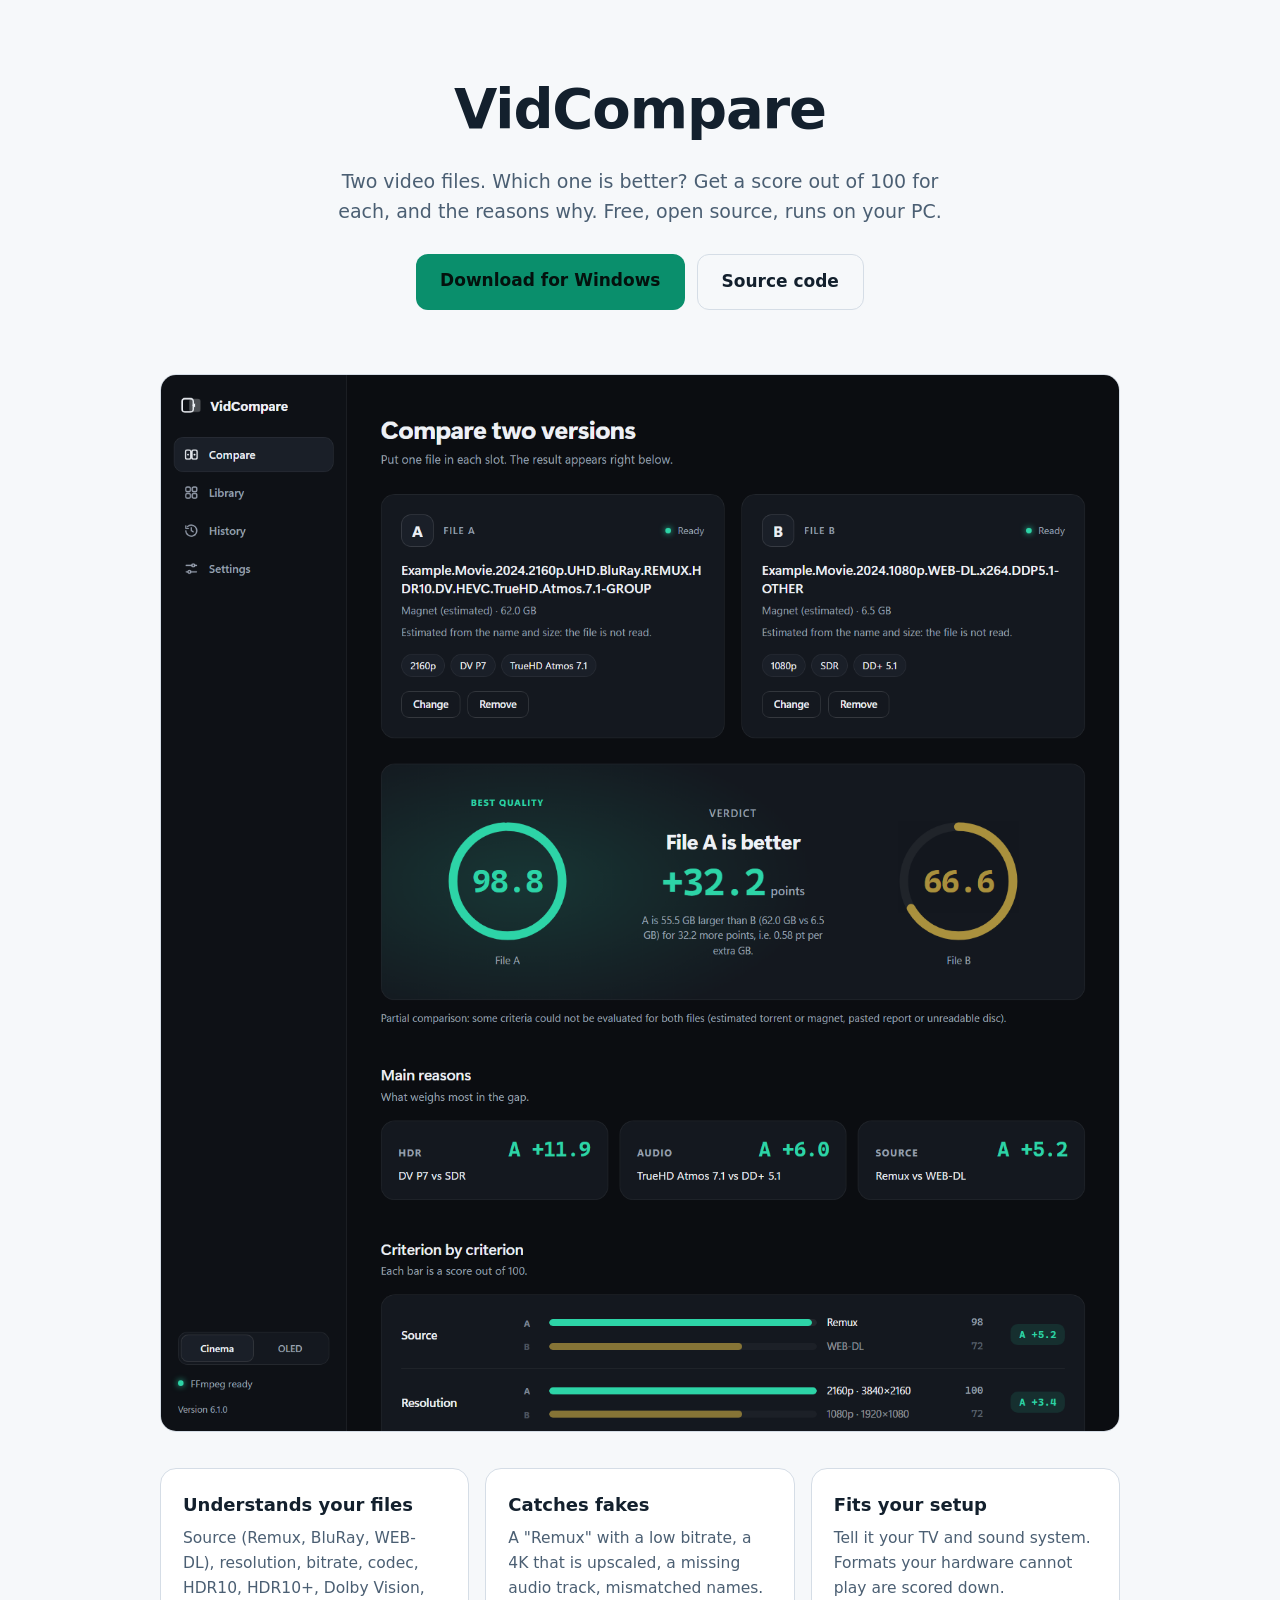
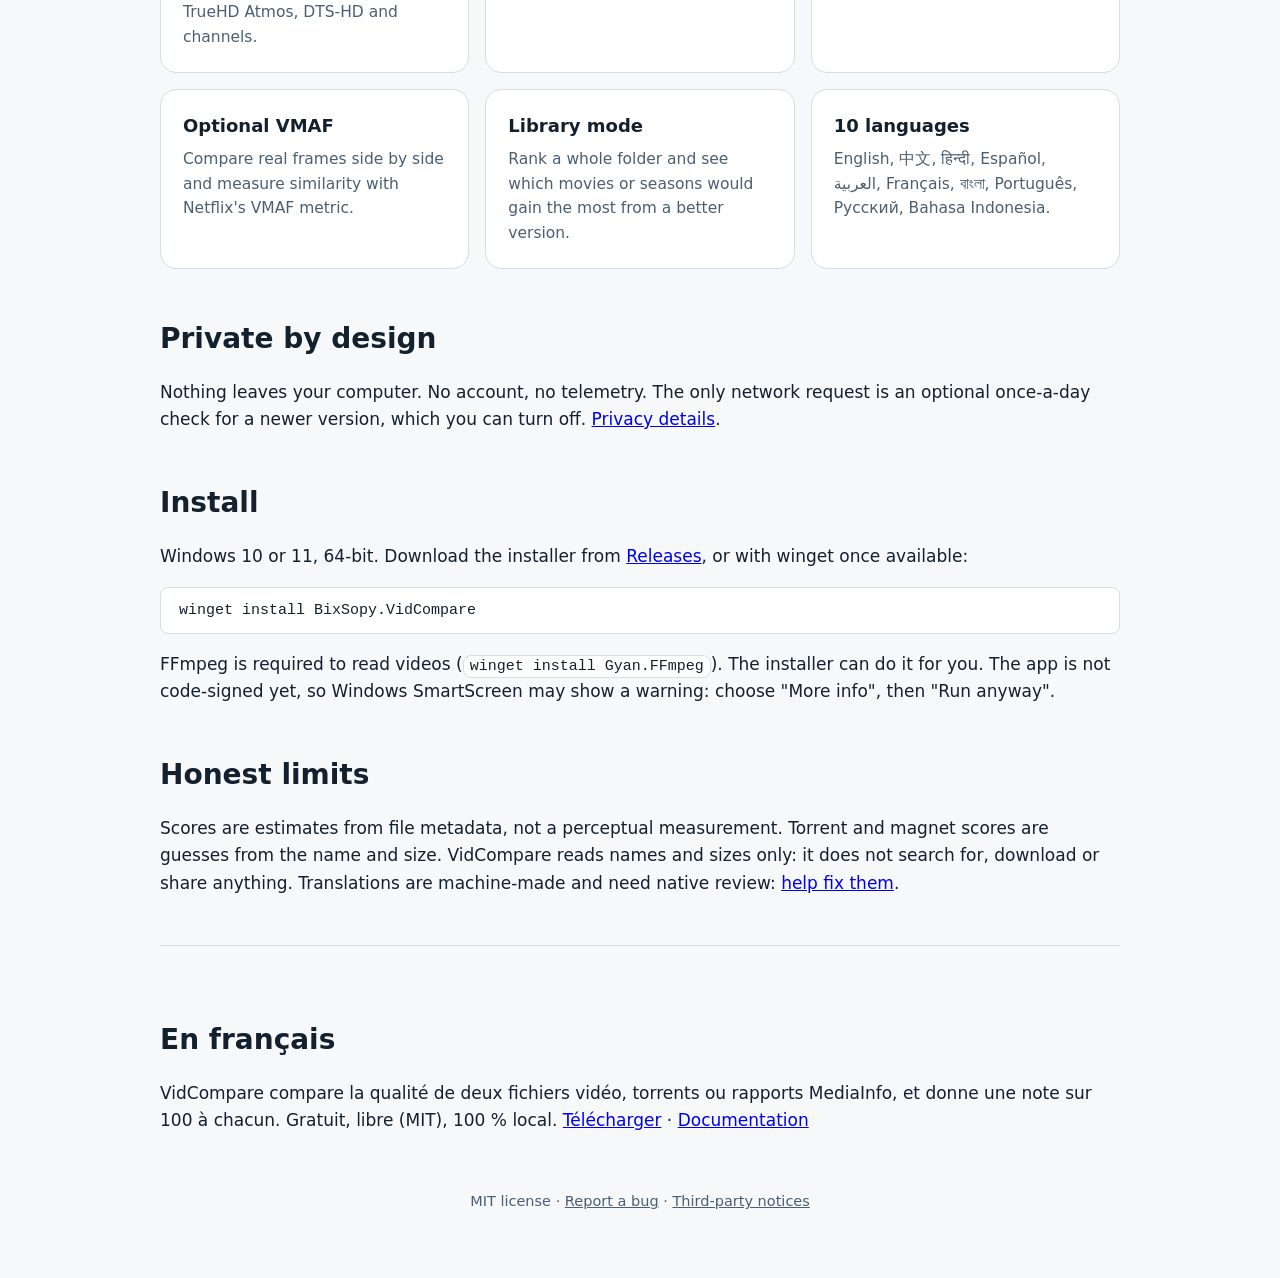
<file: docs/index.html>
<!doctype html>
<html lang="en">
<head>
<meta charset="utf-8">
<link rel="icon" href="img/icon.png">
<meta name="viewport" content="width=device-width, initial-scale=1">
<title>VidCompare: which video file is the better one?</title>
<meta name="description" content="Free, open-source Windows tool. Compare two video files, torrents or MediaInfo reports and get a quality score out of 100. HDR, Dolby Vision, Atmos, Remux. Runs locally, 10 languages.">
<meta property="og:title" content="VidCompare">
<meta property="og:description" content="Compare the quality of two video files and get a score out of 100. Local, private, open source.">
<meta property="og:image" content="https://bixsopy.github.io/VidCompare/img/compare-en.png">
<style>
:root { --bg:#0b0f14; --card:#121922; --line:#233040; --text:#e8eef5; --muted:#9db0c3; --accent:#2dd4a7; }
@media (prefers-color-scheme: light) { :root { --bg:#f6f8fa; --card:#fff; --line:#d5dde6; --text:#13202d; --muted:#4b5f73; --accent:#0a8f6c; } }
* { box-sizing: border-box; }
body { margin:0; background:var(--bg); color:var(--text); font:17px/1.6 "Segoe UI", system-ui, sans-serif; }
main { max-width: 1000px; margin: 0 auto; padding: 0 20px 64px; }
header { padding: 64px 0 28px; text-align: center; }
h1 { font-size: clamp(34px, 6vw, 56px); margin: 0 0 12px; letter-spacing: -.02em; }
.lead { color: var(--muted); max-width: 640px; margin: 0 auto 28px; font-size: 19px; }
.cta { display: inline-flex; gap: 12px; flex-wrap: wrap; justify-content: center; }
a.btn { display: inline-block; padding: 13px 24px; border-radius: 12px; background: var(--accent); color: #04110d; font-weight: 650; text-decoration: none; }
a.btn.alt { background: transparent; color: var(--text); border: 1px solid var(--line); }
img.shot { width: 100%; border-radius: 16px; border: 1px solid var(--line); display: block; margin: 36px 0; }
.grid { display: grid; grid-template-columns: repeat(auto-fit, minmax(260px, 1fr)); gap: 16px; margin: 28px 0; }
.card { background: var(--card); border: 1px solid var(--line); border-radius: 16px; padding: 22px; }
.card h3 { margin: 0 0 6px; font-size: 18px; }
.card p { margin: 0; color: var(--muted); font-size: 15.5px; }
h2 { margin: 48px 0 8px; font-size: 28px; }
code, pre { background: var(--card); border: 1px solid var(--line); border-radius: 8px; font: 15px Consolas, monospace; }
code { padding: 2px 6px; } pre { padding: 14px 18px; overflow-x: auto; }
footer { color: var(--muted); font-size: 14.5px; text-align: center; margin-top: 56px; }
footer a { color: var(--muted); }
.fr { margin-top: 48px; padding-top: 24px; border-top: 1px solid var(--line); }
</style>
</head>
<body>
<main>
<header>
  <h1>VidCompare</h1>
  <p class="lead">Two video files. Which one is better? Get a score out of 100 for each, and the reasons why. Free, open source, runs on your PC.</p>
  <div class="cta">
    <a class="btn" href="https://github.com/BixSopy/VidCompare/releases/latest">Download for Windows</a>
    <a class="btn alt" href="https://github.com/BixSopy/VidCompare">Source code</a>
  </div>
</header>

<img class="shot" src="img/compare-en.png" alt="VidCompare comparing a 2160p Remux with a 1080p WEB-DL: verdict, score rings and the main reasons">

<div class="grid">
  <div class="card"><h3>Understands your files</h3><p>Source (Remux, BluRay, WEB-DL), resolution, bitrate, codec, HDR10, HDR10+, Dolby Vision, TrueHD Atmos, DTS-HD and channels.</p></div>
  <div class="card"><h3>Catches fakes</h3><p>A "Remux" with a low bitrate, a 4K that is upscaled, a missing audio track, mismatched names.</p></div>
  <div class="card"><h3>Fits your setup</h3><p>Tell it your TV and sound system. Formats your hardware cannot play are scored down.</p></div>
  <div class="card"><h3>Optional VMAF</h3><p>Compare real frames side by side and measure similarity with Netflix's VMAF metric.</p></div>
  <div class="card"><h3>Library mode</h3><p>Rank a whole folder and see which movies or seasons would gain the most from a better version.</p></div>
  <div class="card"><h3>10 languages</h3><p>English, 中文, हिन्दी, Español, العربية, Français, বাংলা, Português, Русский, Bahasa Indonesia.</p></div>
</div>

<h2>Private by design</h2>
<p>Nothing leaves your computer. No account, no telemetry. The only network request is an optional once-a-day check for a newer version, which you can turn off. <a href="https://github.com/BixSopy/VidCompare/blob/main/PRIVACY.md">Privacy details</a>.</p>

<h2>Install</h2>
<p>Windows 10 or 11, 64-bit. Download the installer from <a href="https://github.com/BixSopy/VidCompare/releases/latest">Releases</a>, or with winget once available:</p>
<pre>winget install BixSopy.VidCompare</pre>
<p>FFmpeg is required to read videos (<code>winget install Gyan.FFmpeg</code>). The installer can do it for you. The app is not code-signed yet, so Windows SmartScreen may show a warning: choose "More info", then "Run anyway".</p>

<h2>Honest limits</h2>
<p>Scores are estimates from file metadata, not a perceptual measurement. Torrent and magnet scores are guesses from the name and size. VidCompare reads names and sizes only: it does not search for, download or share anything. Translations are machine-made and need native review: <a href="https://github.com/BixSopy/VidCompare/blob/main/CONTRIBUTING.md#translations">help fix them</a>.</p>

<section class="fr" lang="fr">
  <h2>En français</h2>
  <p>VidCompare compare la qualité de deux fichiers vidéo, torrents ou rapports MediaInfo, et donne une note sur 100 à chacun. Gratuit, libre (MIT), 100 % local. <a href="https://github.com/BixSopy/VidCompare/releases/latest">Télécharger</a> · <a href="https://github.com/BixSopy/VidCompare/blob/main/README.fr.md">Documentation</a></p>
</section>

<footer>MIT license · <a href="https://github.com/BixSopy/VidCompare/issues">Report a bug</a> · <a href="https://github.com/BixSopy/VidCompare/blob/main/THIRD_PARTY_NOTICES.md">Third-party notices</a></footer>
</main>
</body>
</html>
</file>
